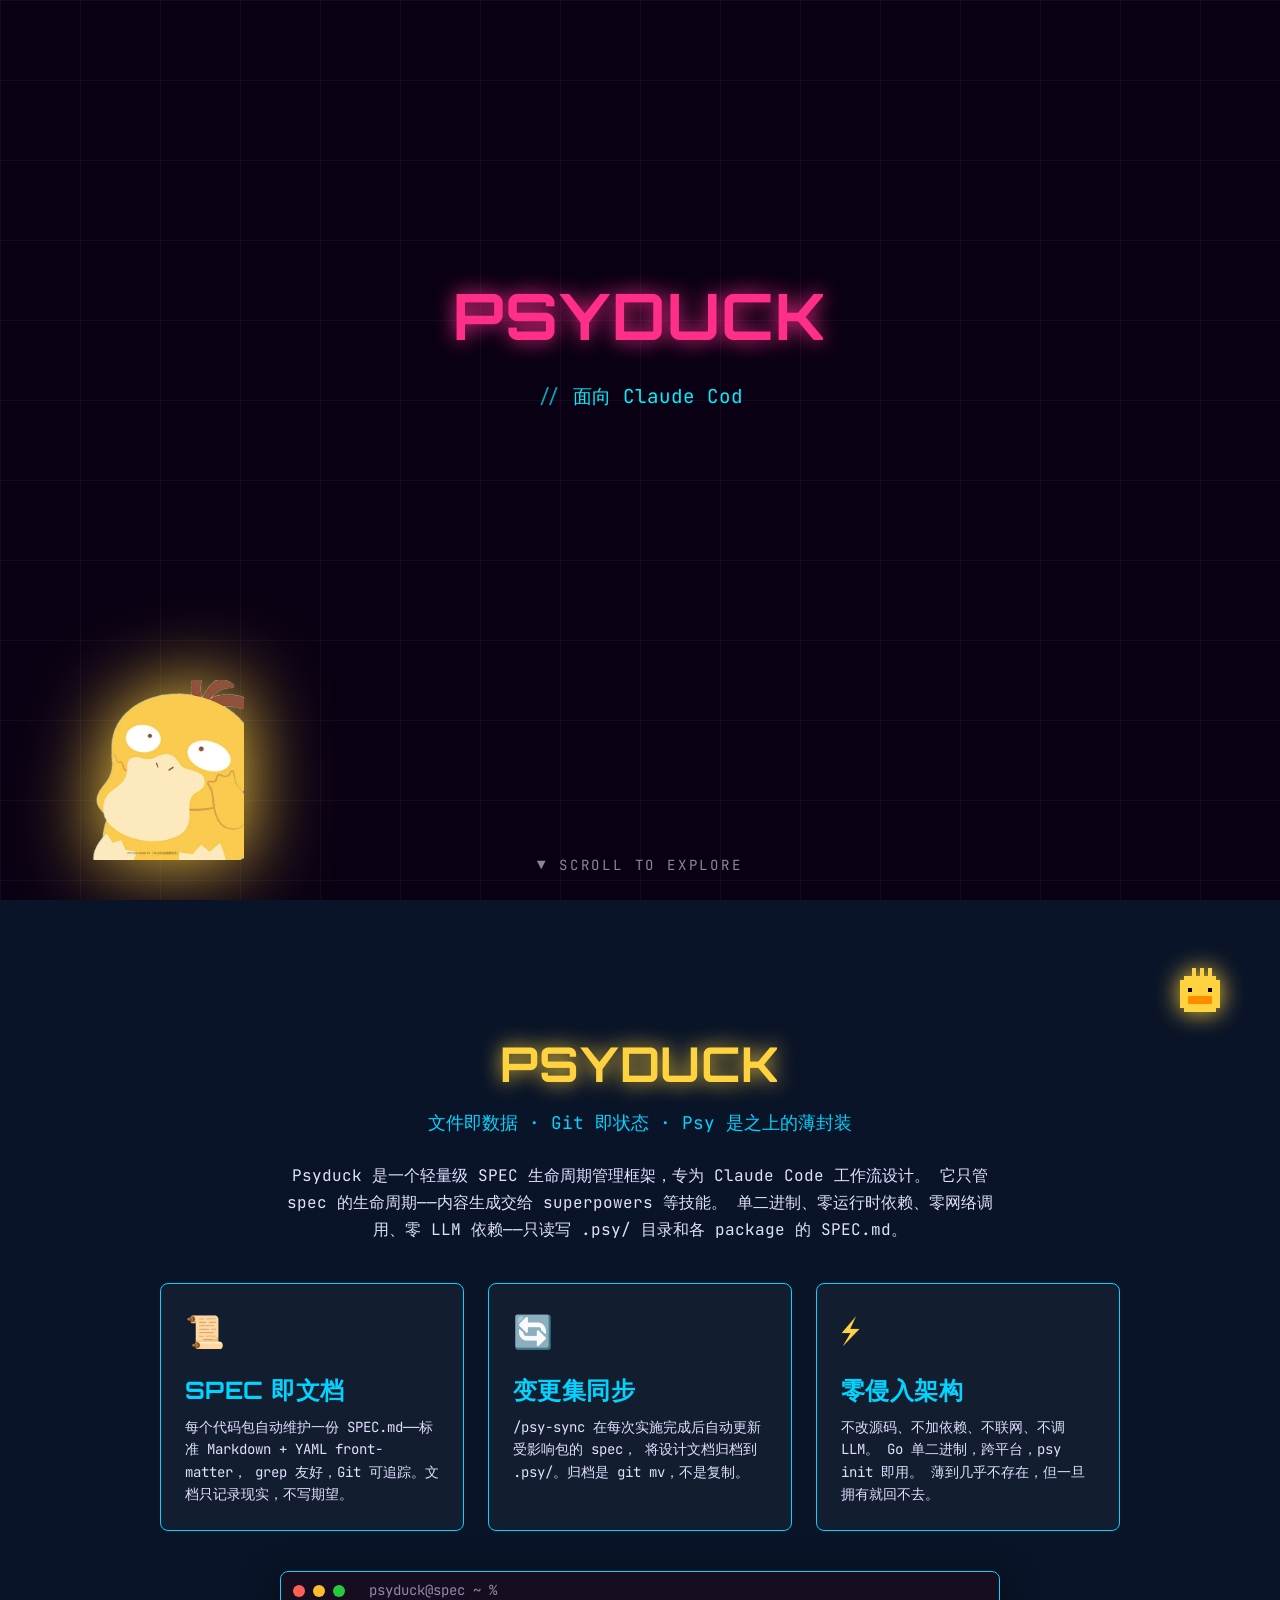
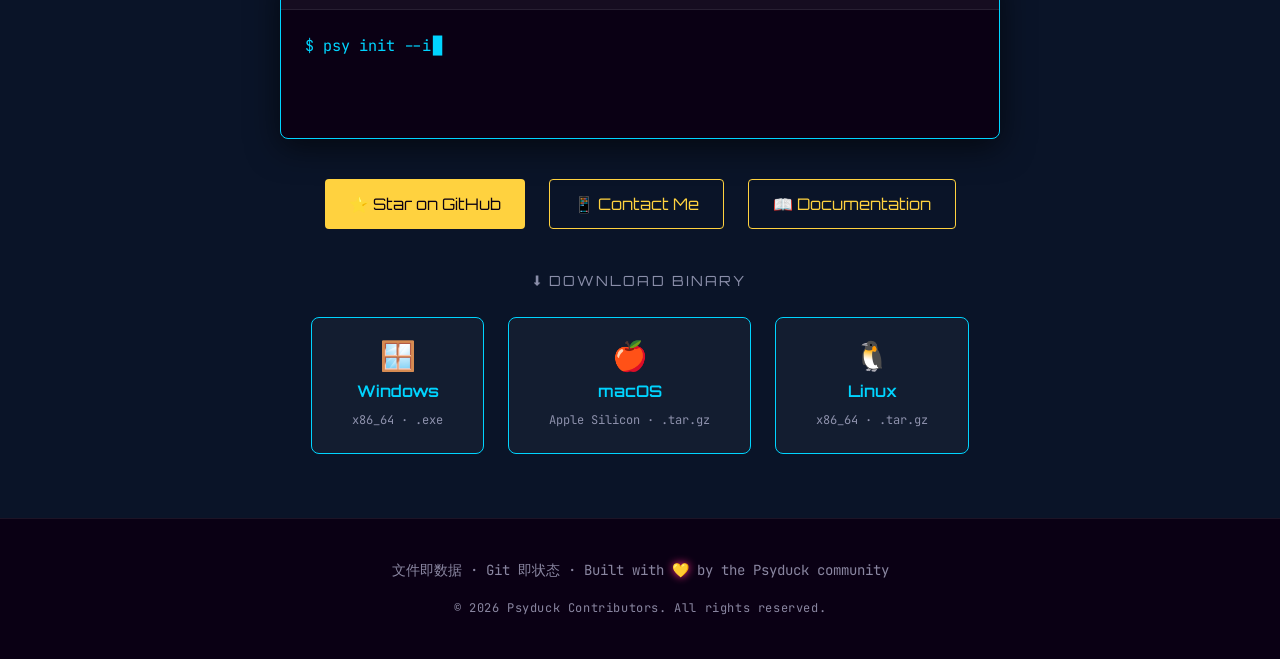
<file: site/index.html>
<!DOCTYPE html>
<html lang="zh-CN">
<head>
  <meta charset="UTF-8" />
  <meta name="viewport" content="width=device-width, initial-scale=1.0" />

  <!-- SEO 基础 -->
  <title>Psyduck — 面向 Claude Code 的 SPEC 生命周期管理框架</title>
  <meta name="description" content="Psyduck 是一个轻量级 SPEC 生命周期管理框架，为 Claude Code 工作流而生。单二进制、零依赖、零网络调用。" />
  <link rel="canonical" href="https://psyduck.github.io/" />

  <!-- Open Graph -->
  <meta property="og:type" content="website" />
  <meta property="og:title" content="Psyduck — SPEC 生命周期管理框架" />
  <meta property="og:description" content="轻量级 SPEC 生命周期管理框架，为 Claude Code 工作流而生。文件即数据，Git 即状态。" />
  <meta property="og:image" content="assets/og-image.png" />
  <meta property="og:url" content="https://psyduck.github.io/" />

  <!-- Twitter Card -->
  <meta name="twitter:card" content="summary_large_image" />
  <meta name="twitter:title" content="Psyduck — SPEC 生命周期管理框架" />
  <meta name="twitter:description" content="轻量级 SPEC 生命周期管理框架，为 Claude Code 工作流而生。文件即数据，Git 即状态。" />
  <meta name="twitter:image" content="assets/og-image.png" />

  <!-- Google Fonts -->
  <link rel="preconnect" href="https://fonts.googleapis.com" />
  <link rel="preconnect" href="https://fonts.gstatic.com" crossorigin />
  <link
    href="https://fonts.googleapis.com/css2?family=Orbitron:wght@500;700&family=JetBrains+Mono:wght@400;600&display=swap"
    rel="stylesheet"
  />

  <!-- Styles：顺序固定，reset → tokens → base → 后续步骤追加 -->
  <link rel="stylesheet" href="assets/css/reset.css" />
  <link rel="stylesheet" href="assets/css/tokens.css" />
  <link rel="stylesheet" href="assets/css/base.css" />
  <link rel="stylesheet" href="assets/css/hero.css" />
  <link rel="stylesheet" href="assets/css/project.css" />
  <link rel="stylesheet" href="assets/css/theme-psyduck.css" />
  <link rel="stylesheet" href="assets/css/animations.css" />
  <link rel="stylesheet" href="assets/css/footer.css" />
  <link rel="stylesheet" href="assets/css/modal.css" />

  <!-- JSON-LD -->
  <script type="application/ld+json">
  {
    "@context": "https://schema.org",
    "@graph": [
      {
        "@type": "SoftwareApplication",
        "name": "Psyduck",
        "applicationCategory": "DeveloperApplication",
        "operatingSystem": "Windows, macOS, Linux",
        "url": "http://git.showcai.com.cn:7990/projects/TECH/repos/psyduck/browse",
        "description": "轻量级 SPEC 生命周期管理框架，为 Claude Code 工作流而生",
        "offers": {
          "@type": "Offer",
          "price": "0",
          "priceCurrency": "USD"
        }
      }
    ]
  }
  </script>
</head>
<body>
  <main>
    <section id="hero" aria-label="Hero">
      <div class="hero-top">
        <h1 class="hero-handle" data-typewriter="PSYDUCK"></h1>
        <p class="hero-tagline" data-typewriter="面向 Claude Code 的 SPEC 生命周期管理框架" data-typewriter-delay="800"></p>
      </div>
      <div class="hero-bottom">
        <img
          src="assets/psyduck.webp"
          alt="Psyduck 吉祥物"
          class="hero-mascot is-psyduck"
          data-mascot="psyduck"
        />
      </div>
      <div class="hero-scroll-hint" aria-hidden="true">▼ SCROLL TO EXPLORE</div>
    </section>

    <section id="psyduck" class="theme-psyduck project-section" aria-label="Psyduck 项目">
      <img
        src="assets/svg/sprites/psyduck-pixel.svg"
        alt=""
        aria-hidden="true"
        class="project-sprite is-right"
      />
      <div class="container">
        <h2 class="project-title reveal">PSYDUCK</h2>
        <p class="project-subtitle reveal">文件即数据 · Git 即状态 · Psy 是之上的薄封装</p>
        <p class="project-intro reveal">
          Psyduck 是一个轻量级 SPEC 生命周期管理框架，专为 Claude Code 工作流设计。
          它只管 spec 的生命周期——内容生成交给 superpowers 等技能。
          单二进制、零运行时依赖、零网络调用、零 LLM 依赖——只读写 <code>.psy/</code> 目录和各 package 的 <code>SPEC.md</code>。
        </p>

        <div class="feature-grid">
          <article class="feature-card reveal">
            <div class="feature-icon" aria-hidden="true">📜</div>
            <h3 class="feature-title">SPEC 即文档</h3>
            <p class="feature-desc">
              每个代码包自动维护一份 <code>SPEC.md</code>——标准 Markdown + YAML front-matter，
              grep 友好，Git 可追踪。文档只记录现实，不写期望。
            </p>
          </article>
          <article class="feature-card reveal">
            <div class="feature-icon" aria-hidden="true">🔄</div>
            <h3 class="feature-title">变更集同步</h3>
            <p class="feature-desc">
              <code>/psy-sync</code> 在每次实施完成后自动更新受影响包的 spec，
              将设计文档归档到 <code>.psy/</code>。归档是 <code>git mv</code>，不是复制。
            </p>
          </article>
          <article class="feature-card reveal">
            <div class="feature-icon" aria-hidden="true">⚡</div>
            <h3 class="feature-title">零侵入架构</h3>
            <p class="feature-desc">
              不改源码、不加依赖、不联网、不调 LLM。
              Go 单二进制，跨平台，<code>psy init</code> 即用。
              薄到几乎不存在，但一旦拥有就回不去。
            </p>
          </article>
        </div>

        <div class="cli-window reveal" data-cli="psyduck">
          <div class="cli-titlebar" aria-hidden="true">
            <span class="cli-dot is-red"></span>
            <span class="cli-dot is-yellow"></span>
            <span class="cli-dot is-green"></span>
            <span class="cli-title">psyduck@spec ~ %</span>
          </div>
          <div class="cli-body" data-cli-lines='["$ psy init --install-plugins","✓ Created .psy/ directory","✓ Updated CLAUDE.md with SPEC reading rules","✓ Installed skills → ~/.claude/skills/","  /psy-sync      变更集同步","  /psy-sync-all  全量同步","","$ psy version","psy v0.1.0 (go1.22 · cross-platform)"]'></div>
        </div>

        <div class="cta-group reveal">
          <a class="cta-btn is-primary" href="https://github.com/HaoQi-Lee/Psyduck" target="_blank" rel="noopener noreferrer">
            ⭐ Star on GitHub
          </a>
          <button class="cta-btn is-secondary" type="button" data-contact-trigger>
            📱 Contact Me
          </button>
          <a class="cta-btn is-secondary" href="./doc.html" target="_blank" rel="noopener noreferrer">
            📖 Documentation
          </a>
        </div>

        <div class="download-group reveal">
          <p class="download-label">⬇ Download Binary</p>
          <div class="download-btns">
            <a class="download-btn" href="/psy-windows-amd64.exe" target="_blank" rel="noopener noreferrer">
              <span class="download-os">🪟</span>
              <span class="download-name">Windows</span>
              <span class="download-arch">x86_64 · .exe</span>
            </a>
            <a class="download-btn" href="/psy-darwin-arm64" target="_blank" rel="noopener noreferrer">
              <span class="download-os">🍎</span>
              <span class="download-name">macOS</span>
              <span class="download-arch">Apple Silicon · .tar.gz</span>
            </a>
            <a class="download-btn" href="psy-linux-amd64" target="_blank" rel="noopener noreferrer">
              <span class="download-os">🐧</span>
              <span class="download-name">Linux</span>
              <span class="download-arch">x86_64 · .tar.gz</span>
            </a>
          </div>
        </div>
      </div>
    </section>

    <footer id="site-footer" aria-label="Footer">
      <p class="footer-tagline">
        文件即数据 · Git 即状态 · Built with <span class="neon-heart" aria-hidden="true">💛</span>
        by the Psyduck community
      </p>
      <p class="footer-copyright">© 2026 Psyduck Contributors. All rights reserved.</p>
    </footer>
  </main>

  <!-- Contact 二维码弹窗 -->
  <div id="contact-modal" class="modal" role="dialog" aria-modal="true" aria-labelledby="contact-modal-title" aria-hidden="true">
    <div class="modal-backdrop" data-contact-close></div>
    <div class="modal-panel">
      <img class="modal-qr" src="assets/qrcode.jpg" alt="联系方式二维码" width="280" height="280" />
    </div>
  </div>

  <!-- 脚本：先各模块挂载到 window.*，最后 main.js 装配启动 -->
  <script src="assets/js/typewriter.js" defer></script>
  <script src="assets/js/scroll-reveal.js" defer></script>
  <script src="assets/js/cursor-glow.js" defer></script>
  <script src="assets/js/parallax.js" defer></script>
  <script src="assets/js/mascot.js" defer></script>
  <script src="assets/js/contact-modal.js" defer></script>
  <script src="assets/js/main.js" defer></script>
</body>
</html>
</file>
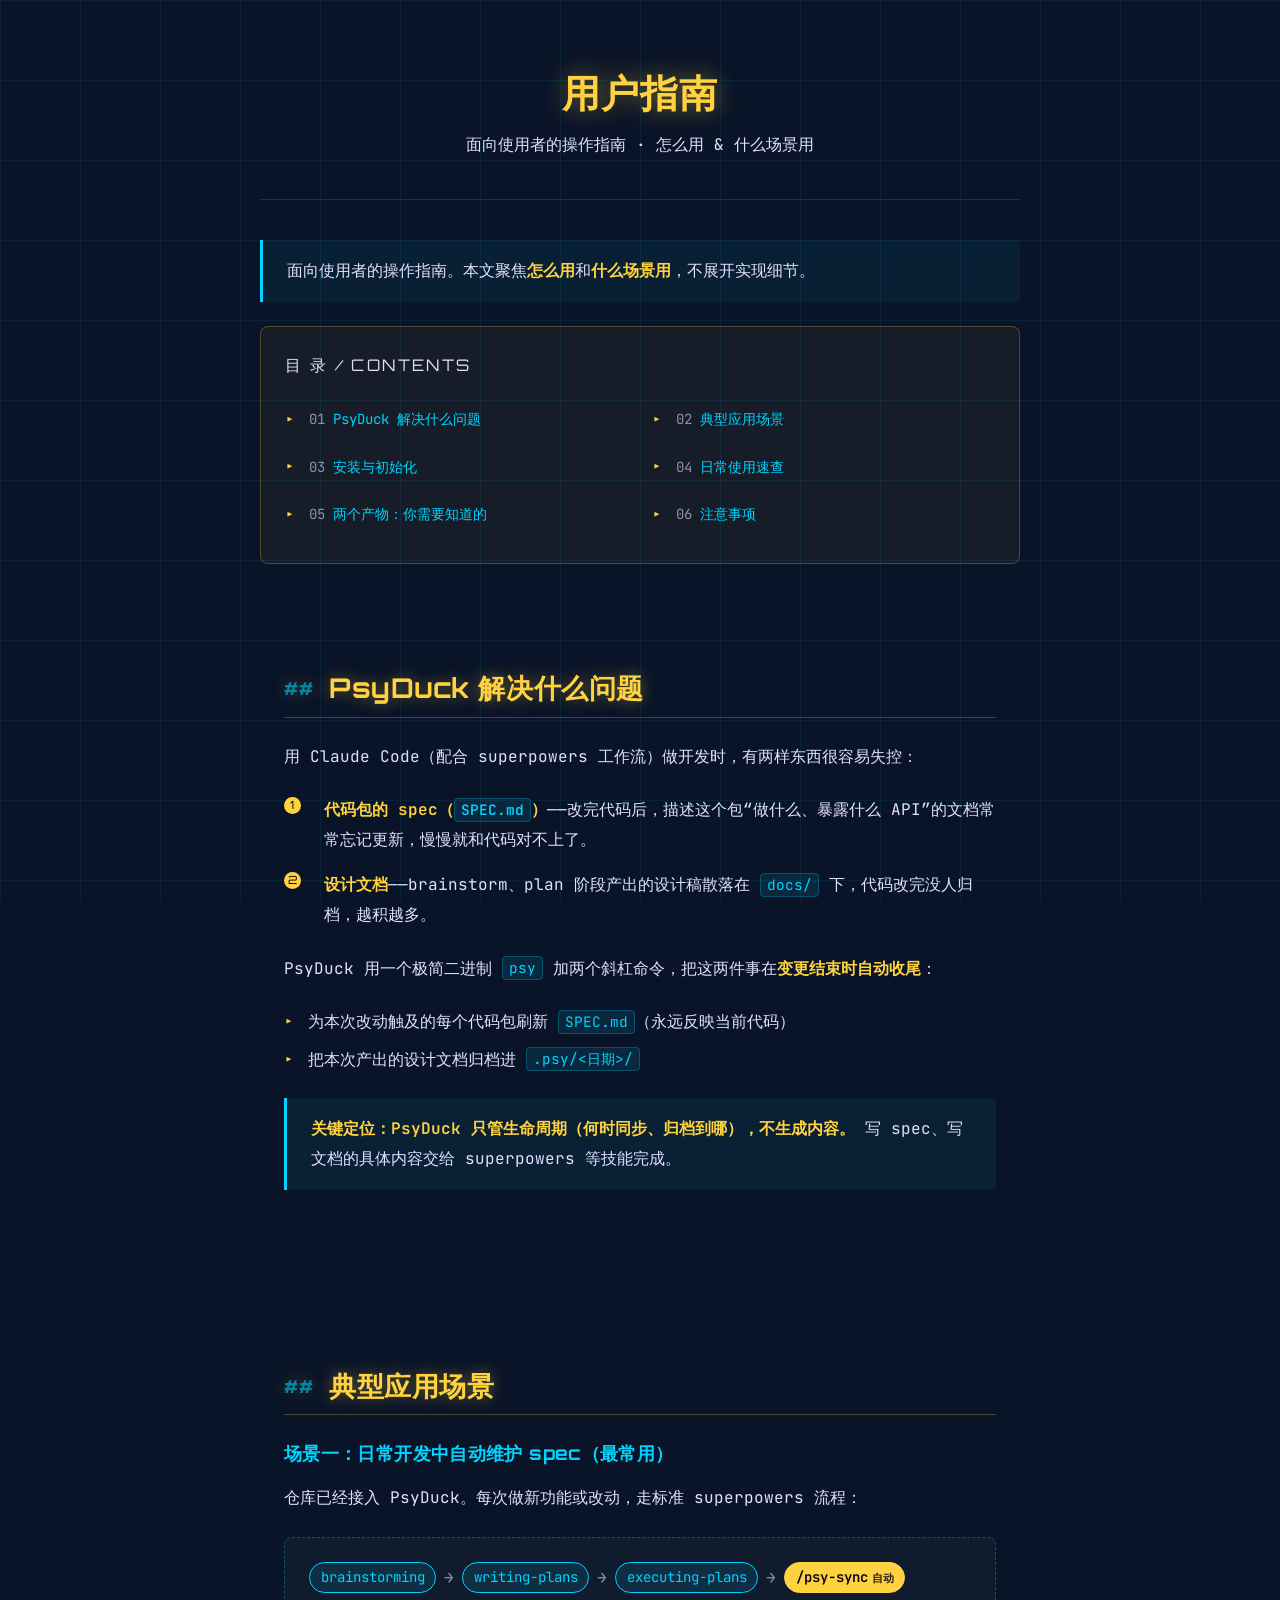
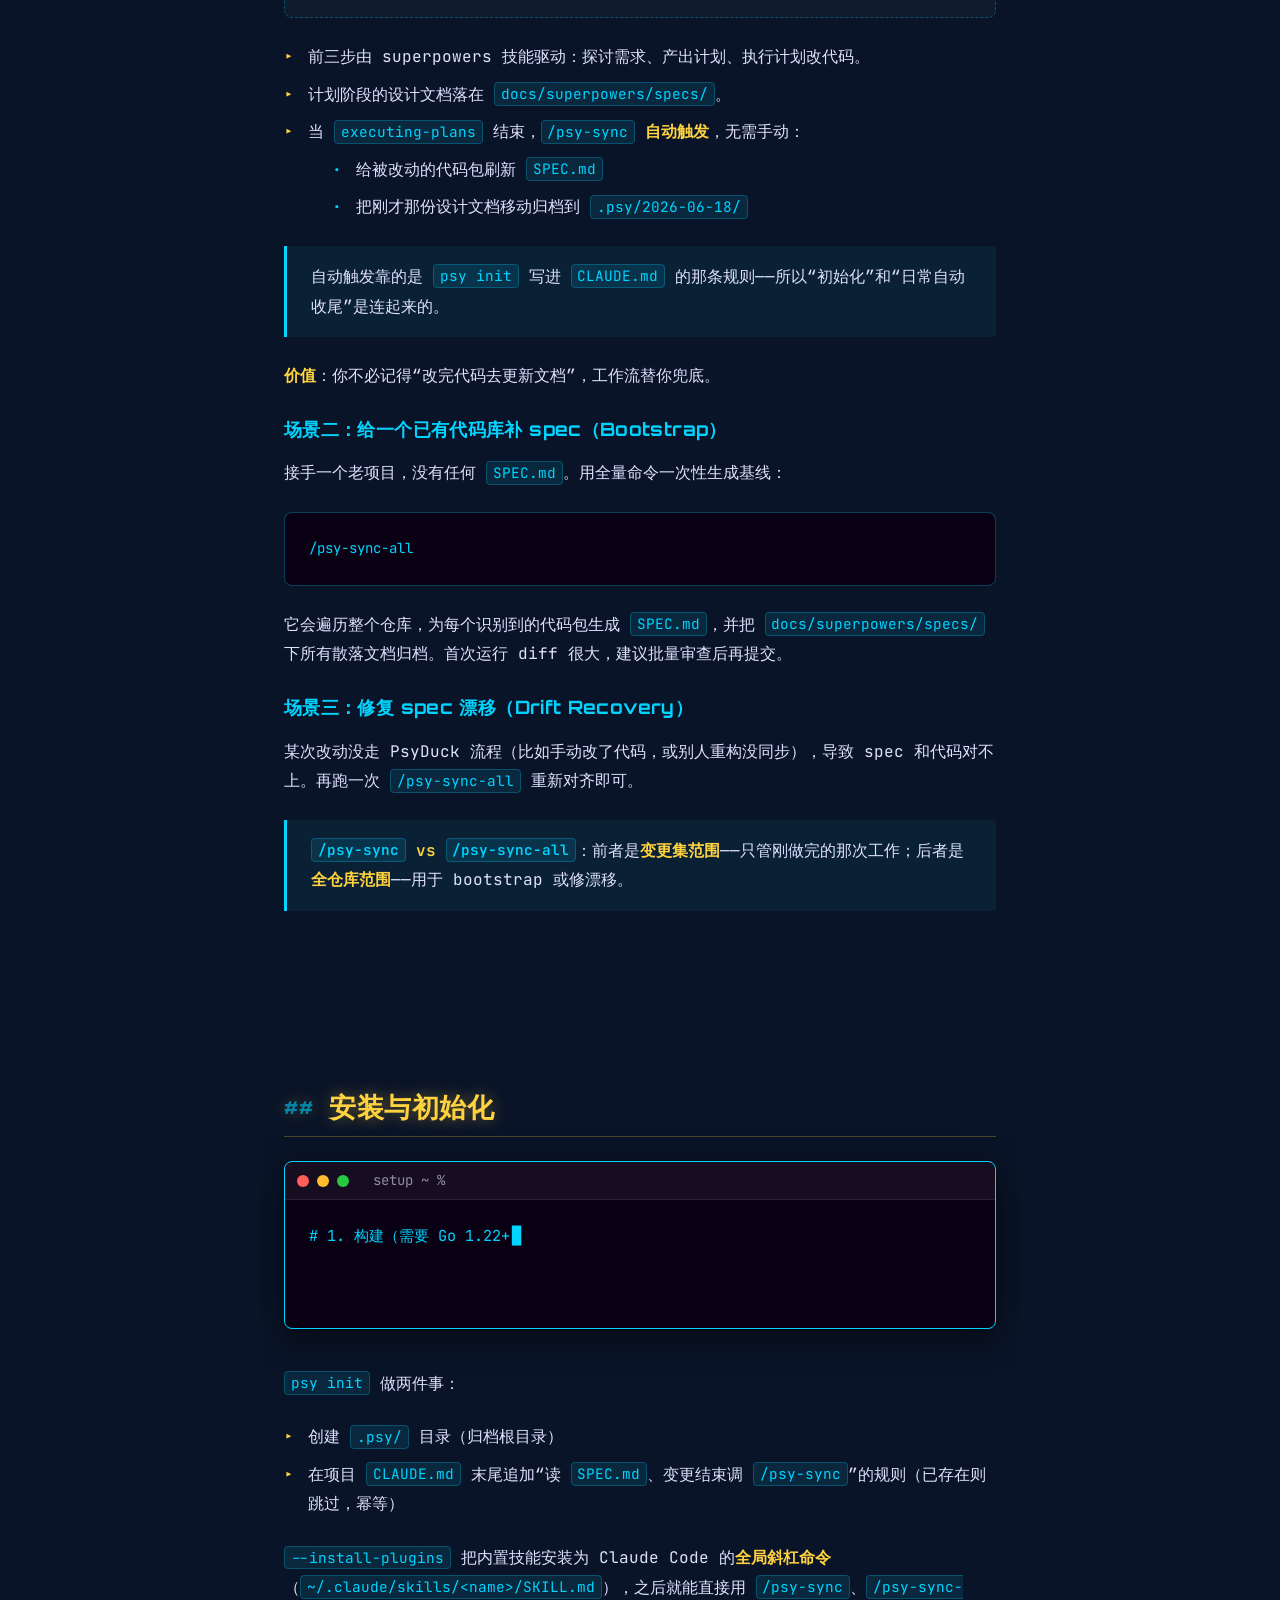
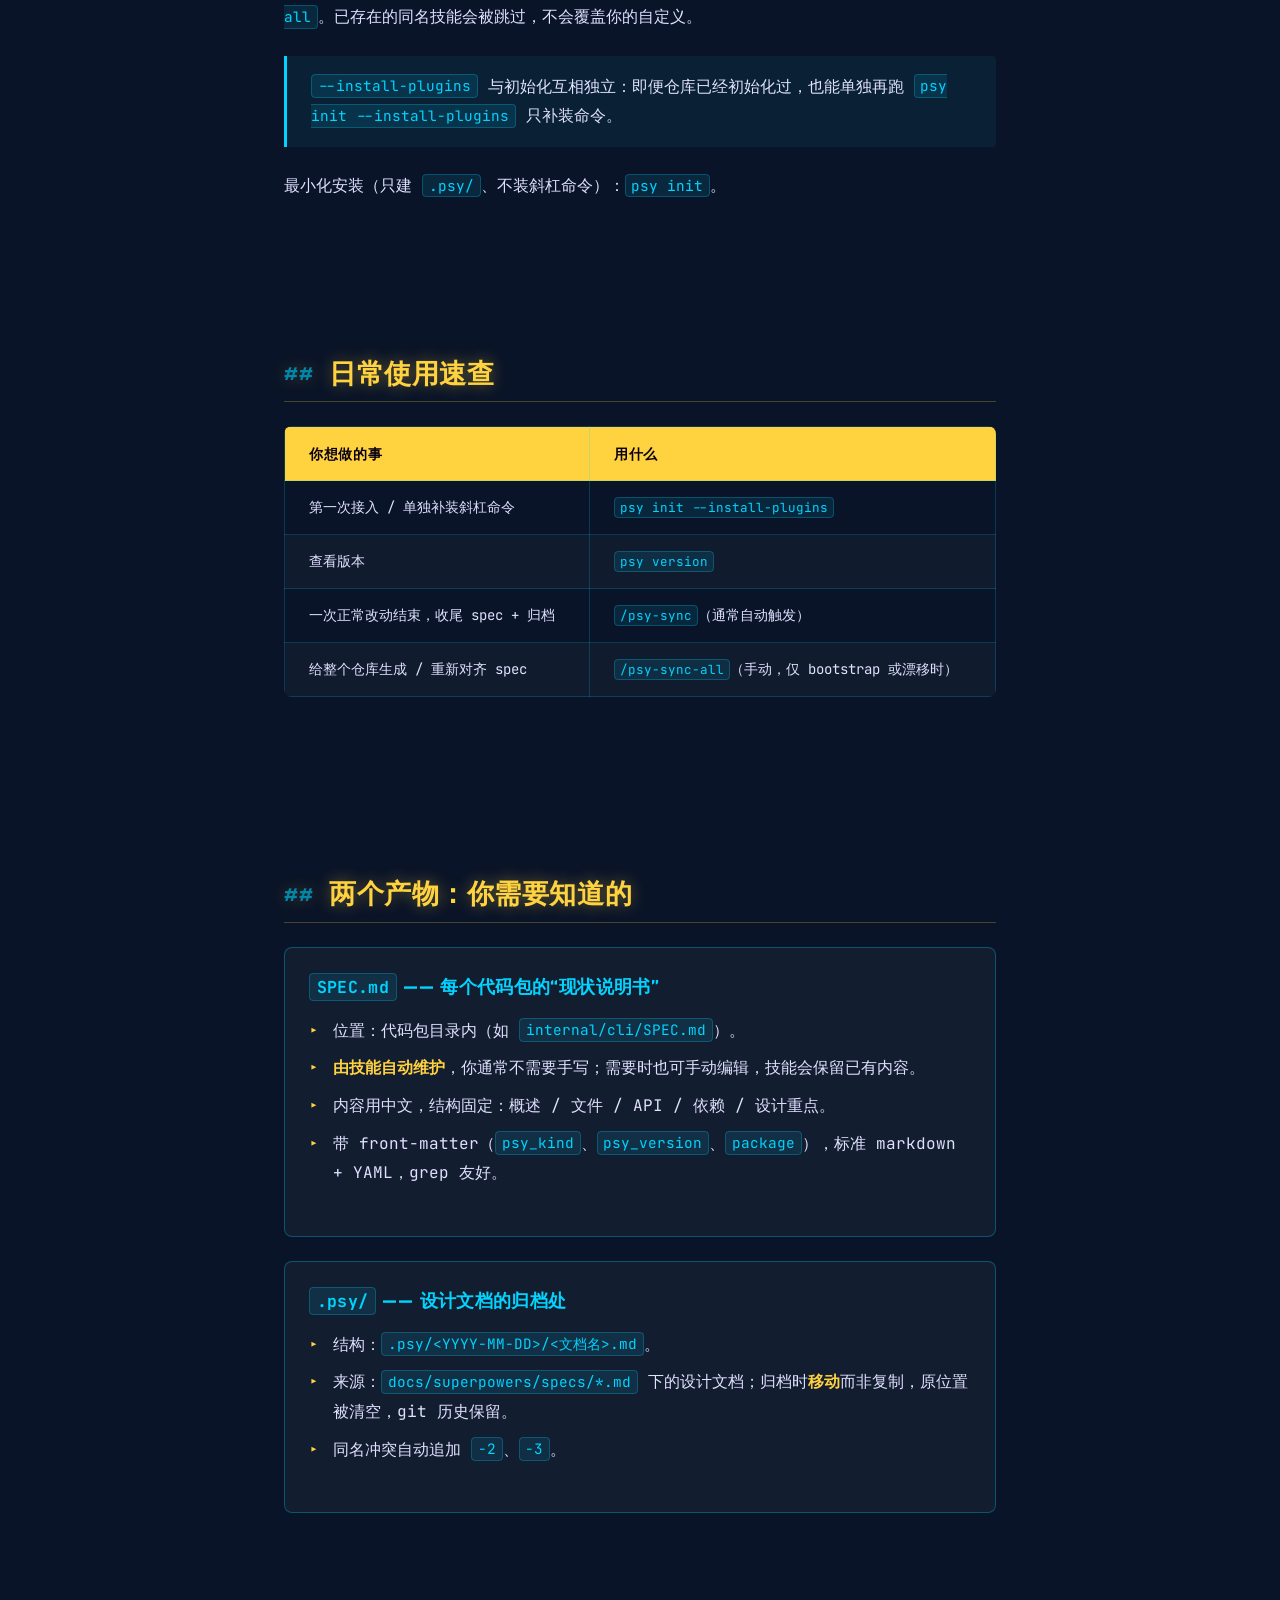
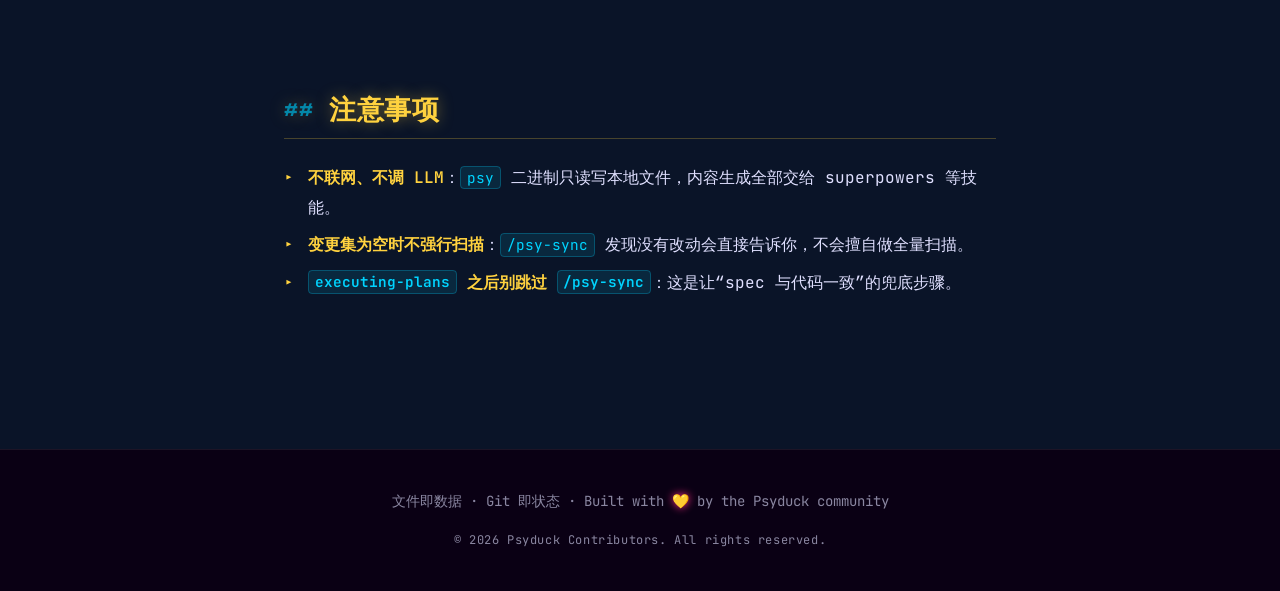
<file: site/doc.html>
<!DOCTYPE html>
<html lang="zh-CN">
<head>
  <meta charset="UTF-8" />
  <meta name="viewport" content="width=device-width, initial-scale=1.0" />

  <!-- SEO 基础 -->
  <title>用户指南 — Psyduck SPEC 生命周期管理框架</title>
  <meta name="description" content="PsyDuck 用户指南：面向使用者的操作指南，聚焦怎么用和什么场景用——日常自动维护 spec、Bootstrap、漂移修复、安装初始化与日常速查。" />
  <link rel="canonical" href="https://psyduck.github.io/doc.html" />

  <!-- Open Graph -->
  <meta property="og:type" content="article" />
  <meta property="og:title" content="PsyDuck 用户指南" />
  <meta property="og:description" content="面向使用者的操作指南：怎么用、什么场景用 PsyDuck。" />
  <meta property="og:image" content="assets/og-image.png" />
  <meta property="og:url" content="https://psyduck.github.io/doc.html" />

  <!-- Twitter Card -->
  <meta name="twitter:card" content="summary_large_image" />
  <meta name="twitter:title" content="PsyDuck 用户指南" />
  <meta name="twitter:description" content="面向使用者的操作指南：怎么用、什么场景用 PsyDuck。" />
  <meta name="twitter:image" content="assets/og-image.png" />

  <!-- Google Fonts -->
  <link rel="preconnect" href="https://fonts.googleapis.com" />
  <link rel="preconnect" href="https://fonts.gstatic.com" crossorigin />
  <link
    href="https://fonts.googleapis.com/css2?family=Orbitron:wght@500;700&family=JetBrains+Mono:wght@400;600&display=swap"
    rel="stylesheet"
  />

  <!-- Styles：顺序固定，reset → tokens → base → 后续步骤追加 -->
  <link rel="stylesheet" href="assets/css/reset.css" />
  <link rel="stylesheet" href="assets/css/tokens.css" />
  <link rel="stylesheet" href="assets/css/base.css" />
  <link rel="stylesheet" href="assets/css/hero.css" />
  <link rel="stylesheet" href="assets/css/project.css" />
  <link rel="stylesheet" href="assets/css/theme-psyduck.css" />
  <link rel="stylesheet" href="assets/css/animations.css" />
  <link rel="stylesheet" href="assets/css/footer.css" />
  <link rel="stylesheet" href="assets/css/doc.css" />

  <!-- JSON-LD -->
  <script type="application/ld+json">
  {
    "@context": "https://schema.org",
    "@type": "TechArticle",
    "headline": "PsyDuck 用户指南",
    "description": "面向使用者的操作指南：怎么用、什么场景用 PsyDuck。",
    "inLanguage": "zh-CN"
  }
  </script>
</head>
<body>
  <main>
    <section id="guide" class="theme-psyduck project-section" aria-label="用户指南正文">
      <div class="container">
        <div class="doc">

          <!-- 页头 -->
          <header class="doc-header">
            <h1 class="doc-title">用户指南</h1>
            <p class="doc-subtitle">面向使用者的操作指南 · 怎么用 &amp; 什么场景用</p>
          </header>

          <!-- 顶部引言 -->
          <blockquote class="doc-lead">
            <p>面向使用者的操作指南。本文聚焦<strong>怎么用</strong>和<strong>什么场景用</strong>，不展开实现细节。</p>
          </blockquote>

          <!-- 目录 -->
          <nav class="doc-toc reveal" aria-label="目录">
            <p class="doc-toc-title">目 录 / Contents</p>
            <ul>
              <li><a href="#solve">PsyDuck 解决什么问题</a></li>
              <li><a href="#scenarios">典型应用场景</a></li>
              <li><a href="#install">安装与初始化</a></li>
              <li><a href="#cheatsheet">日常使用速查</a></li>
              <li><a href="#artifacts">两个产物：你需要知道的</a></li>
              <li><a href="#notes">注意事项</a></li>
            </ul>
          </nav>

          <!-- 1. 解决什么问题 -->
          <section id="solve" class="doc-section">
            <h2>PsyDuck 解决什么问题</h2>
            <p>用 Claude Code（配合 superpowers 工作流）做开发时，有两样东西很容易失控：</p>
            <ol>
              <li><strong>代码包的 spec（<code>SPEC.md</code>）</strong>——改完代码后，描述这个包“做什么、暴露什么 API”的文档常常忘记更新，慢慢就和代码对不上了。</li>
              <li><strong>设计文档</strong>——brainstorm、plan 阶段产出的设计稿散落在 <code>docs/</code> 下，代码改完没人归档，越积越多。</li>
            </ol>
            <p>PsyDuck 用一个极简二进制 <code>psy</code> 加两个斜杠命令，把这两件事在<strong>变更结束时自动收尾</strong>：</p>
            <ul>
              <li>为本次改动触及的每个代码包刷新 <code>SPEC.md</code>（永远反映当前代码）</li>
              <li>把本次产出的设计文档归档进 <code>.psy/&lt;日期&gt;/</code></li>
            </ul>
            <blockquote>
              <p><strong>关键定位：PsyDuck 只管生命周期（何时同步、归档到哪），不生成内容。</strong> 写 spec、写文档的具体内容交给 superpowers 等技能完成。</p>
            </blockquote>
          </section>

          <!-- 2. 典型应用场景 -->
          <section id="scenarios" class="doc-section">
            <h2>典型应用场景</h2>

            <h3>场景一：日常开发中自动维护 spec（最常用）</h3>
            <p>仓库已经接入 PsyDuck。每次做新功能或改动，走标准 superpowers 流程：</p>
            <div class="flow reveal">
              <span class="flow-step">brainstorming</span>
              <span class="flow-arrow" aria-hidden="true">→</span>
              <span class="flow-step">writing-plans</span>
              <span class="flow-arrow" aria-hidden="true">→</span>
              <span class="flow-step">executing-plans</span>
              <span class="flow-arrow" aria-hidden="true">→</span>
              <span class="flow-step is-auto">/psy-sync<span class="flow-tag">自动</span></span>
            </div>
            <ul>
              <li>前三步由 superpowers 技能驱动：探讨需求、产出计划、执行计划改代码。</li>
              <li>计划阶段的设计文档落在 <code>docs/superpowers/specs/</code>。</li>
              <li>
                当 <code>executing-plans</code> 结束，<code>/psy-sync</code> <strong>自动触发</strong>，无需手动：
                <ul>
                  <li>给被改动的代码包刷新 <code>SPEC.md</code></li>
                  <li>把刚才那份设计文档移动归档到 <code>.psy/2026-06-18/</code></li>
                </ul>
              </li>
            </ul>
            <blockquote>
              <p>自动触发靠的是 <code>psy init</code> 写进 <code>CLAUDE.md</code> 的那条规则——所以“初始化”和“日常自动收尾”是连起来的。</p>
            </blockquote>
            <p><strong>价值</strong>：你不必记得“改完代码去更新文档”，工作流替你兜底。</p>

            <h3>场景二：给一个已有代码库补 spec（Bootstrap）</h3>
            <p>接手一个老项目，没有任何 <code>SPEC.md</code>。用全量命令一次性生成基线：</p>
            <pre><code>/psy-sync-all</code></pre>
            <p>它会遍历整个仓库，为每个识别到的代码包生成 <code>SPEC.md</code>，并把 <code>docs/superpowers/specs/</code> 下所有散落文档归档。首次运行 diff 很大，建议批量审查后再提交。</p>

            <h3>场景三：修复 spec 漂移（Drift Recovery）</h3>
            <p>某次改动没走 PsyDuck 流程（比如手动改了代码，或别人重构没同步），导致 spec 和代码对不上。再跑一次 <code>/psy-sync-all</code> 重新对齐即可。</p>
            <blockquote>
              <p><strong><code>/psy-sync</code> vs <code>/psy-sync-all</code></strong>：前者是<strong>变更集范围</strong>——只管刚做完的那次工作；后者是<strong>全仓库范围</strong>——用于 bootstrap 或修漂移。</p>
            </blockquote>
          </section>

          <!-- 3. 安装与初始化 -->
          <section id="install" class="doc-section">
            <h2>安装与初始化</h2>
            <div class="cli-window reveal" data-cli="psyduck">
              <div class="cli-titlebar" aria-hidden="true">
                <span class="cli-dot is-red"></span>
                <span class="cli-dot is-yellow"></span>
                <span class="cli-dot is-green"></span>
                <span class="cli-title">setup ~ %</span>
              </div>
              <div class="cli-body" data-cli-lines='["# 1. 构建（需要 Go 1.22+）","$ make build            # 产物：bin/psy","# 或：go build -o bin/psy ./cmd/psy","","# 2. 在你的仓库根目录初始化","$ cd /path/to/your-repo","$ ./bin/psy init --install-plugins"]'></div>
            </div>
            <p><code>psy init</code> 做两件事：</p>
            <ul>
              <li>创建 <code>.psy/</code> 目录（归档根目录）</li>
              <li>在项目 <code>CLAUDE.md</code> 末尾追加“读 <code>SPEC.md</code>、变更结束调 <code>/psy-sync</code>”的规则（已存在则跳过，幂等）</li>
            </ul>
            <p><code>--install-plugins</code> 把内置技能安装为 Claude Code 的<strong>全局斜杠命令</strong>（<code>~/.claude/skills/&lt;name&gt;/SKILL.md</code>），之后就能直接用 <code>/psy-sync</code>、<code>/psy-sync-all</code>。已存在的同名技能会被跳过，不会覆盖你的自定义。</p>
            <blockquote>
              <p><code>--install-plugins</code> 与初始化互相独立：即便仓库已经初始化过，也能单独再跑 <code>psy init --install-plugins</code> 只补装命令。</p>
            </blockquote>
            <p>最小化安装（只建 <code>.psy/</code>、不装斜杠命令）：<code>psy init</code>。</p>
          </section>

          <!-- 4. 日常使用速查 -->
          <section id="cheatsheet" class="doc-section">
            <h2>日常使用速查</h2>
            <div class="table-wrap reveal">
              <table class="doc-table">
                <thead>
                  <tr>
                    <th>你想做的事</th>
                    <th>用什么</th>
                  </tr>
                </thead>
                <tbody>
                  <tr>
                    <td>第一次接入 / 单独补装斜杠命令</td>
                    <td><code>psy init --install-plugins</code></td>
                  </tr>
                  <tr>
                    <td>查看版本</td>
                    <td><code>psy version</code></td>
                  </tr>
                  <tr>
                    <td>一次正常改动结束，收尾 spec + 归档</td>
                    <td><code>/psy-sync</code>（通常自动触发）</td>
                  </tr>
                  <tr>
                    <td>给整个仓库生成 / 重新对齐 spec</td>
                    <td><code>/psy-sync-all</code>（手动，仅 bootstrap 或漂移时）</td>
                  </tr>
                </tbody>
              </table>
            </div>
          </section>

          <!-- 5. 两个产物 -->
          <section id="artifacts" class="doc-section">
            <h2>两个产物：你需要知道的</h2>

            <article class="doc-card reveal">
              <h3><code>SPEC.md</code> —— 每个代码包的“现状说明书”</h3>
              <ul>
                <li>位置：代码包目录内（如 <code>internal/cli/SPEC.md</code>）。</li>
                <li><strong>由技能自动维护</strong>，你通常不需要手写；需要时也可手动编辑，技能会保留已有内容。</li>
                <li>内容用中文，结构固定：概述 / 文件 / API / 依赖 / 设计重点。</li>
                <li>带 front-matter（<code>psy_kind</code>、<code>psy_version</code>、<code>package</code>），标准 markdown + YAML，grep 友好。</li>
              </ul>
            </article>

            <article class="doc-card reveal">
              <h3><code>.psy/</code> —— 设计文档的归档处</h3>
              <ul>
                <li>结构：<code>.psy/&lt;YYYY-MM-DD&gt;/&lt;文档名&gt;.md</code>。</li>
                <li>来源：<code>docs/superpowers/specs/*.md</code> 下的设计文档；归档时<strong>移动</strong>而非复制，原位置被清空，git 历史保留。</li>
                <li>同名冲突自动追加 <code>-2</code>、<code>-3</code>。</li>
              </ul>
            </article>
          </section>

          <!-- 6. 注意事项 -->
          <section id="notes" class="doc-section">
            <h2>注意事项</h2>
            <ul>
              <li><strong>不联网、不调 LLM</strong>：<code>psy</code> 二进制只读写本地文件，内容生成全部交给 superpowers 等技能。</li>
              <li><strong>变更集为空时不强行扫描</strong>：<code>/psy-sync</code> 发现没有改动会直接告诉你，不会擅自做全量扫描。</li>
              <li><strong><code>executing-plans</code> 之后别跳过 <code>/psy-sync</code></strong>：这是让“spec 与代码一致”的兜底步骤。</li>
            </ul>
          </section>

        </div>
      </div>
    </section>

    <footer id="site-footer" aria-label="Footer">
      <p class="footer-tagline">
        文件即数据 · Git 即状态 · Built with <span class="neon-heart" aria-hidden="true">💛</span>
        by the Psyduck community
      </p>
      <p class="footer-copyright">© 2026 Psyduck Contributors. All rights reserved.</p>
    </footer>
  </main>

  <!-- 脚本：先各模块挂载到 window.*，最后 main.js 装配启动 -->
  <script src="assets/js/typewriter.js" defer></script>
  <script src="assets/js/scroll-reveal.js" defer></script>
  <script src="assets/js/cursor-glow.js" defer></script>
  <script src="assets/js/main.js" defer></script>
</body>
</html>
</file>
<file: site/assets/css/tokens.css>
/* assets/css/tokens.css — 全局设计令牌（颜色、字号、间距、动效曲线） */
:root {
  /* === 基底/全局 === */
  --color-bg-base: #0a0014;
  --color-neon-pink: #ff2e88;
  --color-neon-cyan: #00f0ff;
  --color-text-primary: #e0e0ff;
  --color-text-muted: rgba(224, 224, 255, 0.6);

  /* === Psyduck 主题 === */
  --color-bg-psyduck: #0a1428;
  --color-psyduck-glow: #ffd23f;
  --color-psyduck-accent: #00d4ff;

  /* === 字体 === */
  --font-display: 'Orbitron', 'PingFang SC', 'Microsoft YaHei', sans-serif;
  --font-mono: 'JetBrains Mono', ui-monospace, SFMono-Regular, Menlo, monospace;

  /* === 字号 === */
  --fs-hero: 4rem;
  --fs-section: 3rem;
  --fs-h3: 1.5rem;
  --fs-body: 1rem;
  --fs-small: 0.875rem;
  --fs-cli: 0.95rem;

  /* === 间距 === */
  --space-xs: 0.5rem;
  --space-sm: 1rem;
  --space-md: 1.5rem;
  --space-lg: 2.5rem;
  --space-xl: 4rem;

  /* === 圆角 === */
  --radius-sm: 4px;
  --radius-md: 8px;
  --radius-pill: 999px;

  /* === 动效 === */
  --ease-out: cubic-bezier(0.16, 1, 0.3, 1);
  --ease-in-out: cubic-bezier(0.65, 0, 0.35, 1);
  --duration-fast: 200ms;
  --duration-base: 400ms;
  --duration-slow: 800ms;

  /* === Z-index 层级 === */
  --z-bg: -1;
  --z-base: 0;
  --z-sticky: 50;
  --z-cursor: 100;
  --z-modal: 1000;
}
</file>
<file: site/assets/css/base.css>
/* assets/css/base.css — 全局基础样式（body / section 容器 / 文字） */
body {
  background-color: var(--color-bg-base);
  color: var(--color-text-primary);
  font-family: var(--font-mono);
  font-size: var(--fs-body);
  overflow-x: hidden;
  position: relative;
}

main {
  display: block;
}

section {
  position: relative;
  padding: var(--space-xl) var(--space-md);
  width: 100%;
  overflow: hidden;
}

.container {
  max-width: 1024px;
  margin: 0 auto;
  width: 100%;
}

h1, h2, h3 {
  font-family: var(--font-display);
  font-weight: 700;
  letter-spacing: 0.02em;
}

h1 { font-size: var(--fs-hero); }
h2 { font-size: var(--fs-section); }
h3 { font-size: var(--fs-h3); }

p {
  color: var(--color-text-primary);
  line-height: 1.7;
}

code, kbd, samp {
  font-family: var(--font-mono);
}

/* Reveal 元素初始态（步骤 4 的 IntersectionObserver 会切换 .is-visible） */
.reveal {
  opacity: 0;
  transform: translateY(24px);
  transition:
    opacity var(--duration-slow) var(--ease-out),
    transform var(--duration-slow) var(--ease-out);
  will-change: opacity, transform;
}

.reveal.is-visible {
  opacity: 1;
  transform: translateY(0);
}

/* 可视化辅助：默认隐藏的工具类 */
.visually-hidden {
  position: absolute;
  width: 1px;
  height: 1px;
  padding: 0;
  margin: -1px;
  overflow: hidden;
  clip: rect(0, 0, 0, 0);
  white-space: nowrap;
  border: 0;
}
</file>
<file: site/assets/css/hero.css>
/* assets/css/hero.css — Hero 区段样式 */
#hero {
  min-height: 100vh;
  padding: 0;
  display: flex;
  flex-direction: column;
  justify-content: space-between;
  background-image: url('../svg/grid-bg.svg');
  background-repeat: repeat;
  background-attachment: fixed;
  background-size: 80px 80px;
}

.hero-top {
  flex: 1;
  display: flex;
  flex-direction: column;
  align-items: center;
  justify-content: center;
  text-align: center;
  padding: var(--space-xl) var(--space-md);
}

.hero-handle {
  font-size: var(--fs-hero);
  color: var(--color-neon-pink);
  text-shadow: 0 0 20px var(--color-neon-pink);
  margin-bottom: var(--space-sm);
  min-height: 1.2em; /* 打字机起步占位，避免布局抖动 */
}

.hero-tagline {
  font-family: var(--font-mono);
  font-size: 1.2rem;
  color: var(--color-neon-cyan);
  min-height: 1.5em;
}

.hero-tagline::before {
  content: '// ';
  opacity: 0.7;
}

.hero-bottom {
  display: flex;
  align-items: flex-end;
  justify-content: flex-start; /* 吉祥物固定在左下角 */
  padding: 0 var(--space-xl) var(--space-lg);
}

.hero-mascot {
  filter: drop-shadow(0 0 40px currentColor);
  transition: transform var(--duration-base) var(--ease-out),
              filter var(--duration-base) var(--ease-out);
  cursor: pointer;
}

.hero-mascot.is-psyduck {
  width: 180px;
  height: 180px;
  color: var(--color-psyduck-glow);
  animation: float 4s var(--ease-in-out) infinite;
}

.hero-mascot:hover {
  transform: scale(1.1);
  filter: drop-shadow(0 0 60px currentColor);
}

.hero-scroll-hint {
  position: absolute;
  bottom: var(--space-md);
  left: 50%;
  transform: translateX(-50%);
  font-family: var(--font-mono);
  font-size: var(--fs-small);
  color: var(--color-text-muted);
  letter-spacing: 0.2em;
  animation: bounce 2s var(--ease-in-out) infinite;
}

/* 关键帧（独立于 animations.css，因仅 Hero 使用） */
@keyframes float {
  0%, 100% { transform: translateY(0); }
  50%      { transform: translateY(-12px); }
}

@keyframes bounce {
  0%, 100% { transform: translateX(-50%) translateY(0); }
  50%      { transform: translateX(-50%) translateY(8px); }
}

/* === 移动端降级 === */
@media (max-width: 767px) {
  .hero-handle {
    font-size: 2.2rem;
  }

  .hero-tagline {
    font-size: 1rem;
  }

  .hero-bottom {
    flex-direction: column;
    align-items: flex-start; /* 移动端同样靠左下角 */
    padding: 0 var(--space-md) var(--space-md);
    gap: var(--space-lg);
  }

  .hero-mascot.is-psyduck {
    width: 120px;
    height: 120px;
  }

  /* 关闭固定背景视差（移动 Safari 性能差） */
  #hero {
    background-attachment: scroll;
  }
}

/* === 平板 === */
@media (min-width: 768px) and (max-width: 1023px) {
  .hero-handle {
    font-size: 3rem;
  }
}
</file>
<file: site/assets/css/project.css>
/* assets/css/project.css — 项目区共用结构，颜色由 theme-*.css 覆盖 */

/* === 区段容器（局部变量默认值由 theme-*.css 覆盖） === */
.project-section {
  --theme-bg: var(--color-bg-base);
  --theme-glow: var(--color-neon-pink);
  --theme-accent: var(--color-neon-cyan);
  --theme-grid: rgba(255, 255, 255, 0.08);

  position: relative;
  background-color: var(--theme-bg);
  padding: var(--space-xl) var(--space-md);
  overflow: visible;
}

.project-section .container {
  max-width: 960px;
  margin: 0 auto;
}

/* === Sticky sprite 角标 === */
.project-sprite {
  position: sticky;
  top: var(--space-md);
  width: 64px;
  height: 64px;
  z-index: var(--z-sticky);
  image-rendering: pixelated;
  filter: drop-shadow(0 0 12px var(--theme-glow));
}

.project-sprite.is-left {
  margin-left: var(--space-md);
}

.project-sprite.is-right {
  margin-left: auto;
  margin-right: var(--space-md);
}

/* === 标题块 === */
.project-title {
  font-family: var(--font-display);
  font-size: var(--fs-section);
  color: var(--theme-glow);
  text-shadow: 0 0 20px var(--theme-glow);
  margin-bottom: var(--space-xs);
  text-align: center;
}

.project-subtitle {
  font-family: var(--font-mono);
  font-size: 1.1rem;
  color: var(--theme-accent);
  text-align: center;
  margin-bottom: var(--space-md);
}

.project-intro {
  font-family: var(--font-mono);
  font-size: var(--fs-body);
  color: var(--color-text-primary);
  line-height: 1.7;
  max-width: 720px;
  margin: 0 auto var(--space-lg);
  text-align: center;
}

/* === 特性卡片网格 === */
.feature-grid {
  display: grid;
  grid-template-columns: repeat(3, 1fr);
  gap: var(--space-md);
  margin-bottom: var(--space-lg);
}

.feature-card {
  padding: var(--space-md);
  background-color: rgba(255, 255, 255, 0.04);
  border: 1px solid var(--theme-accent);
  border-radius: var(--radius-md);
  transition: border-color var(--duration-fast) var(--ease-out),
              box-shadow var(--duration-fast) var(--ease-out),
              transform var(--duration-fast) var(--ease-out);
}

.feature-card:hover {
  border-color: var(--theme-glow);
  box-shadow: 0 0 20px var(--theme-glow);
  transform: translateY(-4px);
}

.feature-icon {
  font-size: 2rem;
  margin-bottom: var(--space-sm);
  color: var(--theme-glow);
}

.feature-title {
  font-family: var(--font-display);
  font-size: var(--fs-h3);
  color: var(--theme-accent);
  margin-bottom: var(--space-xs);
}

.feature-desc {
  font-family: var(--font-mono);
  font-size: var(--fs-small);
  color: var(--color-text-primary);
  line-height: 1.6;
}

/* === CLI 终端窗口 === */
.cli-window {
  max-width: 720px;
  margin: 0 auto var(--space-lg);
  background-color: #0a0014;
  border: 1px solid var(--theme-accent);
  border-radius: var(--radius-md);
  overflow: hidden;
  box-shadow: 0 8px 32px rgba(0, 0, 0, 0.6);
}

.cli-titlebar {
  display: flex;
  align-items: center;
  gap: var(--space-xs);
  padding: 0.5rem 0.75rem;
  background-color: rgba(255, 255, 255, 0.05);
  border-bottom: 1px solid rgba(255, 255, 255, 0.08);
}

.cli-dot {
  width: 12px;
  height: 12px;
  border-radius: 50%;
}

.cli-dot.is-red    { background-color: #ff5f56; }
.cli-dot.is-yellow { background-color: #ffbd2e; }
.cli-dot.is-green  { background-color: #27c93f; }

.cli-title {
  margin-left: var(--space-sm);
  font-family: var(--font-mono);
  font-size: var(--fs-small);
  color: var(--color-text-muted);
}

.cli-body {
  padding: var(--space-md);
  font-family: var(--font-mono);
  font-size: var(--fs-cli);
  color: var(--theme-accent);
  line-height: 1.6;
  min-height: 8rem;
  white-space: pre-wrap;
}

.cli-line {
  display: block;
  min-height: 1.4em;
}

/* === CTA 按钮组 === */
.cta-group {
  display: flex;
  gap: var(--space-md);
  justify-content: center;
  flex-wrap: wrap;
}

.cta-btn {
  display: inline-flex;
  align-items: center;
  gap: var(--space-xs);
  padding: 0.75rem 1.5rem;
  font-family: var(--font-display);
  font-size: var(--fs-body);
  border-radius: var(--radius-sm);
  transition: transform var(--duration-fast) var(--ease-out),
              box-shadow var(--duration-fast) var(--ease-out);
}

.cta-btn.is-primary {
  background-color: var(--theme-glow);
  color: var(--color-bg-base);
  animation: pulse-glow 2.5s var(--ease-in-out) infinite;
}

.cta-btn.is-secondary {
  background-color: transparent;
  color: var(--theme-glow);
  border: 1px solid var(--theme-glow);
}

.cta-btn:hover {
  transform: translateY(-2px);
  box-shadow: 0 0 24px var(--theme-glow);
}

@keyframes pulse-glow {
  0%, 100% { box-shadow: 0 0 12px var(--theme-glow); }
  50%      { box-shadow: 0 0 28px var(--theme-glow); }
}

/* === 下载按钮组 === */
.download-group {
  margin-top: var(--space-lg);
  text-align: center;
}

.download-label {
  font-family: var(--font-display);
  font-size: var(--fs-small);
  color: var(--color-text-muted);
  letter-spacing: 0.15em;
  text-transform: uppercase;
  margin-bottom: var(--space-md);
}

.download-btns {
  display: flex;
  gap: var(--space-md);
  justify-content: center;
  flex-wrap: wrap;
}

.download-btn {
  display: flex;
  flex-direction: column;
  align-items: center;
  gap: var(--space-xs);
  padding: var(--space-md) var(--space-lg);
  background-color: rgba(255, 255, 255, 0.04);
  border: 1px solid var(--theme-accent);
  border-radius: var(--radius-md);
  text-decoration: none;
  transition: border-color var(--duration-fast) var(--ease-out),
              box-shadow var(--duration-fast) var(--ease-out),
              transform var(--duration-fast) var(--ease-out);
}

.download-btn:hover {
  border-color: var(--theme-glow);
  box-shadow: 0 0 20px var(--theme-glow);
  transform: translateY(-4px);
}

.download-os {
  font-size: 1.8rem;
  line-height: 1;
}

.download-name {
  font-family: var(--font-display);
  font-size: var(--fs-body);
  color: var(--theme-accent);
  font-weight: 600;
}

.download-arch {
  font-family: var(--font-mono);
  font-size: 0.75rem;
  color: var(--color-text-muted);
}

/* === 平板：3 列 → 2 列 === */
@media (max-width: 1023px) and (min-width: 768px) {
  .feature-grid {
    grid-template-columns: repeat(2, 1fr);
  }
}

/* === 移动端 === */
@media (max-width: 767px) {
  .project-section {
    padding: var(--space-lg) var(--space-sm);
    background-attachment: scroll;
  }

  .project-title {
    font-size: 2rem;
  }

  .project-subtitle {
    font-size: 0.95rem;
  }

  .feature-grid {
    grid-template-columns: 1fr;
  }

  /* 关闭 sticky sprite */
  .project-sprite {
    position: absolute;
    top: var(--space-sm);
    width: 40px;
    height: 40px;
  }

  .cli-body {
    font-size: 0.75rem;
    padding: var(--space-sm);
  }

  .cta-group {
    flex-direction: column;
    align-items: stretch;
  }

  .cta-btn {
    justify-content: center;
  }

  .download-btns {
    flex-direction: column;
    align-items: stretch;
  }

  .download-btn {
    flex-direction: row;
    padding: var(--space-sm) var(--space-md);
  }

  .download-os {
    font-size: 1.4rem;
  }
}
</file>
<file: site/assets/css/theme-psyduck.css>
/* assets/css/theme-psyduck.css — Psyduck 主题色覆盖 */
.theme-psyduck.project-section {
  --theme-bg: var(--color-bg-psyduck);
  --theme-glow: var(--color-psyduck-glow);
  --theme-accent: var(--color-psyduck-accent);
  --theme-grid: rgba(0, 212, 255, 0.08);

  background-image:
    linear-gradient(var(--theme-grid) 1px, transparent 1px),
    linear-gradient(90deg, var(--theme-grid) 1px, transparent 1px);
  background-size: 80px 80px;
  background-attachment: fixed;
  background-color: var(--theme-bg);
}
</file>
<file: site/assets/css/animations.css>
/* assets/css/animations.css — 共享 keyframes 与鼠标光晕容器 */

/* 鼠标跟随光晕容器（由 cursor-glow.js 控制位置） */
.cursor-glow {
  position: fixed;
  top: 0;
  left: 0;
  width: 400px;
  height: 400px;
  border-radius: 50%;
  background: radial-gradient(
    circle,
    rgba(255, 46, 136, 0.18) 0%,
    rgba(0, 240, 255, 0.05) 50%,
    transparent 70%
  );
  pointer-events: none;
  z-index: var(--z-cursor);
  transform: translate3d(-50%, -50%, 0);
  will-change: transform;
  mix-blend-mode: screen;
  transition: opacity var(--duration-base) var(--ease-out);
}

.cursor-glow.is-hidden {
  opacity: 0;
}

/* CLI 行光标 */
.cli-line.is-typing::after {
  content: '█';
  display: inline-block;
  animation: blink 1s steps(2, end) infinite;
  margin-left: 2px;
}

@keyframes blink {
  0%, 50%   { opacity: 1; }
  51%, 100% { opacity: 0; }
}

/* reduced-motion：禁用全部装饰动画（步骤 5 完善） */
@media (prefers-reduced-motion: reduce) {
  *,
  *::before,
  *::after {
    animation-duration: 0.01ms !important;
    animation-iteration-count: 1 !important;
    transition-duration: 0.01ms !important;
    scroll-behavior: auto !important;
  }

  .cursor-glow { display: none; }
}

/* === Mascot 点击彩蛋 === */
@keyframes mascot-poke {
  0%   { transform: scale(1) rotate(0deg); }
  25%  { transform: scale(1.15) rotate(-6deg); }
  50%  { transform: scale(0.95) rotate(6deg); }
  75%  { transform: scale(1.1) rotate(-3deg); }
  100% { transform: scale(1) rotate(0deg); }
}

.hero-mascot.is-poked {
  animation: mascot-poke 600ms var(--ease-out);
}
</file>
<file: site/assets/css/footer.css>
/* assets/css/footer.css — Footer 区段 */
#site-footer {
  background-color: var(--color-bg-base);
  padding: var(--space-lg) var(--space-md);
  text-align: center;
  border-top: 1px solid rgba(255, 255, 255, 0.08);
}

.footer-tagline {
  font-family: var(--font-mono);
  font-size: var(--fs-small);
  color: var(--color-text-muted);
  margin-bottom: var(--space-sm);
}

.footer-tagline .neon-heart {
  color: var(--color-neon-pink);
  text-shadow: 0 0 8px var(--color-neon-pink);
}

.footer-social {
  display: flex;
  justify-content: center;
  gap: var(--space-md);
  margin-bottom: var(--space-sm);
}

.footer-social a {
  font-family: var(--font-mono);
  font-size: var(--fs-small);
  color: var(--color-neon-cyan);
  transition: color var(--duration-fast) var(--ease-out);
}

.footer-social a:hover {
  color: var(--color-neon-pink);
}

.footer-copyright {
  font-family: var(--font-mono);
  font-size: 0.75rem;
  color: var(--color-text-muted);
  letter-spacing: 0.05em;
}
</file>
<file: site/assets/css/doc.css>
/* assets/css/doc.css — 用户指南页（doc.html）排版与组件
   复用 tokens.css 的设计令牌，颜色跟随 theme-psyduck（金 / 青）。 */

/* === 页头 === */
.doc-header {
  text-align: center;
  margin-bottom: var(--space-lg);
  padding-bottom: var(--space-lg);
  border-bottom: 1px solid rgba(0, 212, 255, 0.2);
}

.doc-back {
  display: inline-block;
  font-family: var(--font-mono);
  font-size: var(--fs-small);
  letter-spacing: 0.08em;
  color: var(--color-psyduck-accent);
  opacity: 0.8;
  margin-bottom: var(--space-md);
  transition: color var(--duration-fast) var(--ease-out),
              opacity var(--duration-fast) var(--ease-out);
}

.doc-back:hover {
  color: var(--color-psyduck-glow);
  opacity: 1;
}

.doc-title {
  font-family: var(--font-display);
  font-size: 2.4rem;
  color: var(--color-psyduck-glow);
  text-shadow: 0 0 24px rgba(255, 210, 63, 0.45);
  margin-bottom: var(--space-xs);
}

.doc-subtitle {
  font-family: var(--font-mono);
  font-size: 1.05rem;
  color: var(--color-psyduck-accent);
}

/* === 正文容器 === */
.doc {
  max-width: 760px;
  margin: 0 auto;
  font-family: var(--font-mono);
}

.doc p {
  color: var(--color-text-primary);
  font-size: var(--fs-body);
  line-height: 1.85;
  margin-bottom: var(--space-md);
}

.doc p:last-child {
  margin-bottom: 0;
}

/* 顶部引言：字号略大、色调更柔 */
.doc-lead {
  font-size: 1.05rem;
  color: var(--color-text-muted);
}

.doc strong {
  color: var(--color-psyduck-glow);
  font-weight: 600;
}

/* 行内代码 */
.doc code {
  color: var(--color-psyduck-accent);
  background-color: rgba(0, 212, 255, 0.1);
  border: 1px solid rgba(0, 212, 255, 0.25);
  padding: 0.1em 0.4em;
  border-radius: var(--radius-sm);
  font-size: 0.9em;
  word-break: break-word;
}

/* 链接 */
.doc a {
  color: var(--color-psyduck-accent);
  text-decoration: underline;
  text-decoration-color: rgba(0, 212, 255, 0.4);
  text-underline-offset: 3px;
  transition: color var(--duration-fast) var(--ease-out);
}

.doc a:hover {
  color: var(--color-psyduck-glow);
}

/* === 章节标题 === */
.doc-section {
  scroll-margin-top: var(--space-lg);
  margin-top: var(--space-md);
}

.doc h2 {
  display: flex;
  align-items: center;
  gap: var(--space-sm);
  font-family: var(--font-display);
  font-size: 1.7rem;
  color: var(--color-psyduck-glow);
  text-shadow: 0 0 16px rgba(255, 210, 63, 0.4);
  margin-bottom: var(--space-md);
  padding-bottom: var(--space-xs);
  border-bottom: 1px solid rgba(255, 210, 63, 0.25);
}

.doc h2::before {
  content: '##';
  color: var(--color-psyduck-accent);
  opacity: 0.6;
  font-size: 1.1rem;
}

.doc h3 {
  font-family: var(--font-display);
  font-size: 1.15rem;
  color: var(--color-psyduck-accent);
  margin: var(--space-md) 0 var(--space-sm);
}

/* === 列表 === */
.doc ul,
.doc ol {
  margin: 0 0 var(--space-md) 0;
  line-height: 1.85;
}

/* 无序：▸ 金色标记 */
.doc ul {
  list-style: none;
}

.doc ul > li {
  position: relative;
  padding-left: var(--space-md);
  margin-bottom: var(--space-xs);
}

.doc ul > li::before {
  content: '▸';
  position: absolute;
  left: 0;
  color: var(--color-psyduck-glow);
}

.doc ul ul {
  margin: var(--space-xs) 0 0 var(--space-md);
}

.doc ul ul > li::before {
  content: '·';
  color: var(--color-psyduck-accent);
  font-weight: 700;
}

/* 有序：金色编号圆点 */
.doc ol {
  list-style: none;
  counter-reset: doc-counter;
}

.doc ol > li {
  position: relative;
  padding-left: var(--space-lg);
  margin-bottom: var(--space-sm);
}

.doc ol > li::before {
  counter-increment: doc-counter;
  content: counter(doc-counter);
  position: absolute;
  left: 0;
  top: 0.15em;
  width: 1.5em;
  height: 1.5em;
  display: flex;
  align-items: center;
  justify-content: center;
  font-family: var(--font-display);
  font-size: 0.7rem;
  color: var(--color-bg-base);
  background-color: var(--color-psyduck-glow);
  border-radius: 50%;
}

/* === 提示框（blockquote） === */
.doc blockquote {
  margin: 0 0 var(--space-md) 0;
  padding: var(--space-sm) var(--space-md);
  background-color: rgba(0, 212, 255, 0.06);
  border-left: 3px solid var(--color-psyduck-accent);
  border-radius: 0 var(--radius-sm) var(--radius-sm) 0;
}

.doc blockquote p {
  margin-bottom: var(--space-xs);
  color: var(--color-text-primary);
}

.doc blockquote p:last-child {
  margin-bottom: 0;
}

/* === 代码块（pre） === */
.doc pre {
  margin: 0 0 var(--space-md) 0;
  padding: var(--space-md);
  background-color: #0a0014;
  border: 1px solid rgba(0, 212, 255, 0.3);
  border-radius: var(--radius-md);
  overflow-x: auto;
  font-family: var(--font-mono);
  font-size: var(--fs-small);
  line-height: 1.7;
  color: var(--color-psyduck-accent);
}

.doc pre code {
  background: none;
  border: none;
  padding: 0;
  color: inherit;
  font-size: inherit;
}

/* doc 页内复用的 CLI 窗口收窄到正文宽度 */
.doc .cli-window {
  margin-left: 0;
  margin-right: 0;
}

/* === 工作流流程图 === */
.flow {
  display: flex;
  flex-wrap: wrap;
  align-items: center;
  gap: var(--space-xs);
  margin: 0 0 var(--space-md) 0;
  padding: var(--space-md);
  background-color: rgba(255, 255, 255, 0.03);
  border: 1px dashed rgba(0, 212, 255, 0.3);
  border-radius: var(--radius-md);
}

.flow-step {
  font-family: var(--font-mono);
  font-size: var(--fs-small);
  padding: 0.3em 0.75em;
  background-color: rgba(0, 212, 255, 0.1);
  border: 1px solid var(--color-psyduck-accent);
  border-radius: var(--radius-pill);
  color: var(--color-psyduck-accent);
}

.flow-step.is-auto {
  color: var(--color-bg-base);
  background-color: var(--color-psyduck-glow);
  border-color: var(--color-psyduck-glow);
  font-weight: 600;
}

.flow-tag {
  margin-left: 0.4em;
  font-size: 0.75em;
  opacity: 0.85;
}

.flow-arrow {
  color: var(--color-text-muted);
  font-family: var(--font-mono);
}

/* === 卡片（产物说明） === */
.doc-card {
  padding: var(--space-md);
  margin-bottom: var(--space-md);
  background-color: rgba(255, 255, 255, 0.04);
  border: 1px solid rgba(0, 212, 255, 0.3);
  border-radius: var(--radius-md);
  transition: border-color var(--duration-fast) var(--ease-out),
              box-shadow var(--duration-fast) var(--ease-out);
}

.doc-card:hover {
  border-color: var(--color-psyduck-glow);
  box-shadow: 0 0 20px rgba(255, 210, 63, 0.15);
}

.doc-card > h3:first-child {
  margin-top: 0;
}

/* === 表格 === */
.table-wrap {
  overflow-x: auto;
  margin-bottom: var(--space-md);
  border-radius: var(--radius-md);
}

.doc-table {
  width: 100%;
  border-collapse: collapse;
  font-family: var(--font-mono);
  font-size: var(--fs-small);
}

.doc-table th,
.doc-table td {
  padding: var(--space-sm) var(--space-md);
  text-align: left;
  border: 1px solid rgba(0, 212, 255, 0.2);
}

.doc-table thead th {
  font-family: var(--font-display);
  letter-spacing: 0.05em;
  color: var(--color-bg-base);
  background-color: var(--color-psyduck-glow);
}

.doc-table tbody tr:nth-child(even) {
  background-color: rgba(255, 255, 255, 0.03);
}

.doc-table tbody tr:hover {
  background-color: rgba(0, 212, 255, 0.08);
}

.doc-table td:last-child {
  white-space: nowrap;
}

/* === 目录 === */
.doc-toc {
  margin-bottom: var(--space-lg);
  padding: var(--space-md);
  background-color: rgba(255, 210, 63, 0.05);
  border: 1px solid rgba(255, 210, 63, 0.25);
  border-radius: var(--radius-md);
}

.doc-toc-title {
  font-family: var(--font-display);
  font-size: var(--fs-small);
  letter-spacing: 0.15em;
  text-transform: uppercase;
  color: var(--color-psyduck-glow);
  margin-bottom: var(--space-sm);
}

.doc-toc ul {
  list-style: none;
  margin: 0;
  padding: 0;
  display: grid;
  grid-template-columns: repeat(2, 1fr);
  gap: var(--space-xs) var(--space-md);
  counter-reset: toc-counter;
}

.doc-toc li {
  counter-increment: toc-counter;
}

.doc-toc a {
  display: flex;
  align-items: baseline;
  gap: var(--space-xs);
  font-size: var(--fs-small);
  color: var(--color-psyduck-accent);
  text-decoration: none;
  padding: 0.2em 0;
  transition: color var(--duration-fast) var(--ease-out);
}

.doc-toc a::before {
  content: counter(toc-counter, decimal-leading-zero);
  color: var(--color-text-muted);
  font-family: var(--font-mono);
}

.doc-toc a:hover {
  color: var(--color-psyduck-glow);
}

/* === 文末 CTA === */
.doc-cta {
  margin-top: var(--space-lg);
}

/* === 移动端 === */
@media (max-width: 767px) {
  .doc-title {
    font-size: 1.8rem;
  }

  .doc-subtitle {
    font-size: 0.95rem;
  }

  .doc h2 {
    font-size: 1.35rem;
  }

  .doc-toc ul {
    grid-template-columns: 1fr;
  }

  .flow {
    flex-direction: column;
    align-items: stretch;
  }

  .flow-arrow {
    display: none;
  }

  .flow-step {
    text-align: center;
  }
}
</file>
<file: site/assets/css/modal.css>
/* assets/css/modal.css — Contact 二维码弹窗（轻量 lightbox） */
.modal {
  position: fixed;
  inset: 0;
  z-index: var(--z-modal);
  display: flex;
  align-items: center;
  justify-content: center;
  padding: var(--space-md);
  opacity: 0;
  visibility: hidden;
  transition: opacity var(--duration-base) var(--ease-out),
              visibility var(--duration-base) var(--ease-out);
}

.modal.is-open {
  opacity: 1;
  visibility: visible;
}

.modal-backdrop {
  position: absolute;
  inset: 0;
  background-color: rgba(10, 0, 20, 0.85);
  -webkit-backdrop-filter: blur(4px);
  backdrop-filter: blur(4px);
}

.modal-panel {
  position: relative;
  z-index: 1;
  display: flex;
  flex-direction: column;
  align-items: center;
  gap: var(--space-sm);
  padding: var(--space-lg);
  background-color: var(--color-bg-psyduck);
  border: 1px solid var(--color-neon-pink);
  border-radius: var(--radius-md);
  box-shadow: 0 0 40px var(--color-neon-pink);
  transform: scale(0.9);
  transition: transform var(--duration-base) var(--ease-out);
}

.modal.is-open .modal-panel {
  transform: scale(1);
}

.modal-close {
  position: absolute;
  top: var(--space-sm);
  right: var(--space-sm);
  width: 36px;
  height: 36px;
  display: flex;
  align-items: center;
  justify-content: center;
  font-size: 1.2rem;
  color: var(--color-neon-cyan);
  background-color: transparent;
  border: 1px solid var(--color-neon-cyan);
  border-radius: var(--radius-sm);
  cursor: pointer;
  transition: background-color var(--duration-fast) var(--ease-out),
              box-shadow var(--duration-fast) var(--ease-out);
}

.modal-close:hover {
  background-color: rgba(0, 240, 255, 0.12);
  box-shadow: 0 0 16px var(--color-neon-cyan);
}

.modal-title {
  font-family: var(--font-display);
  font-size: var(--fs-h3);
  color: var(--color-neon-pink);
  text-shadow: 0 0 12px var(--color-neon-pink);
  margin-right: var(--space-lg); /* 给右上角关闭按钮留位 */
}

.modal-qr {
  width: 280px;
  max-width: 70vw;
  height: auto;
  border-radius: var(--radius-sm);
  background-color: #fff;
  padding: var(--space-xs);
}

.modal-hint {
  font-family: var(--font-mono);
  font-size: var(--fs-small);
  color: var(--color-neon-cyan);
}

/* === 移动端 === */
@media (max-width: 767px) {
  .modal-panel {
    padding: var(--space-md);
  }
}
</file>
